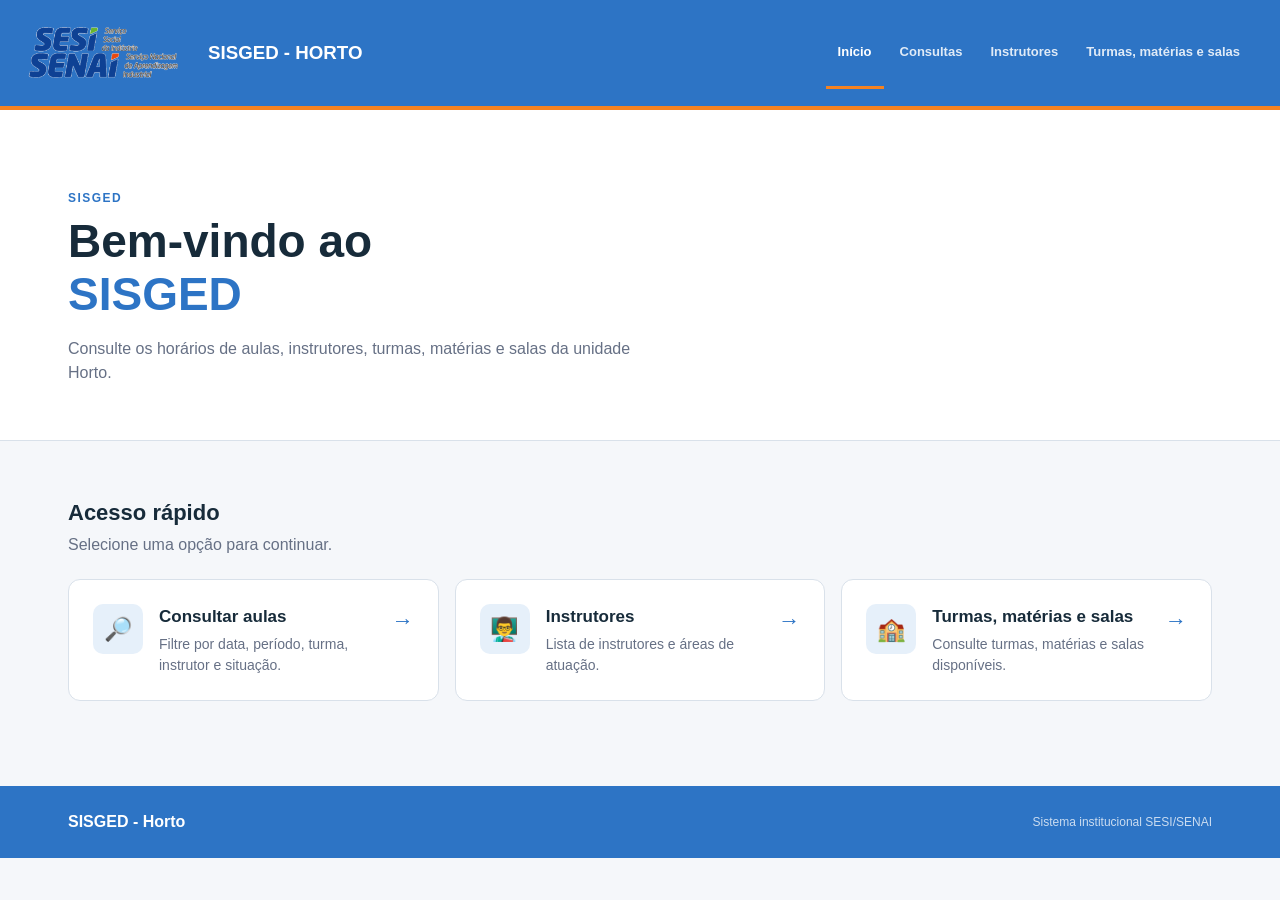
<file: SISGED_HTML_CSS/index.html>
<!DOCTYPE html>
<html lang="pt-BR">
<head>
<meta charset="UTF-8">
<meta name="viewport" content="width=device-width, initial-scale=1.0">
<title>Início | SISGED</title>
<link rel="stylesheet" href="css/style.css">
</head>
<body>
<header class="header">
  <div class="header-container">
    <a href="index.html" class="logo-area" aria-label="SISGED - Página inicial">
      <img src="img/logo.png" alt="SESI e SENAI" class="institution-logo">
      <h3 class="netindex">SISGED - HORTO</h3>
    </a>
    <input type="checkbox" id="menu-toggle" class="menu-toggle" aria-label="Abrir menu">
    <label for="menu-toggle" class="menu-button" aria-hidden="true">☰</label>
    <nav class="navigation" aria-label="Menu principal"><a href="index.html" class="active">Início</a><a href="consulta.html">Consultas</a><a href="instrutores.html">Instrutores</a><a href="informacoes.html">Turmas, matérias e salas</a></nav>
  </div>
</header>
<main>
<section class="hero"><div class="container"><span class="section-label">SISGED</span>
<h1>Bem-vindo ao<br><strong>SISGED</strong></h1>
<p>Consulte os horários de aulas, instrutores, turmas, matérias e salas da unidade Horto.</p></div></section>
<section class="quick-access"><div class="container">
<div class="section-heading"><h2>Acesso rápido</h2><p>Selecione uma opção para continuar.</p></div>
<div class="cards">
<a href="consulta.html" class="system-card"><div class="card-icon" aria-hidden="true">🔎</div><div class="card-content"><h3>Consultar aulas</h3><p>Filtre por data, período, turma, instrutor e situação.</p></div><span class="card-arrow" aria-hidden="true">→</span></a>
<a href="instrutores.html" class="system-card"><div class="card-icon" aria-hidden="true">👨‍🏫</div><div class="card-content"><h3>Instrutores</h3><p>Lista de instrutores e áreas de atuação.</p></div><span class="card-arrow" aria-hidden="true">→</span></a>
<a href="informacoes.html" class="system-card"><div class="card-icon" aria-hidden="true">🏫</div><div class="card-content"><h3>Turmas, matérias e salas</h3><p>Consulte turmas, matérias e salas disponíveis.</p></div><span class="card-arrow" aria-hidden="true">→</span></a>
</div></div></section>
</main>
<footer class="footer"><div class="container"><p>SISGED - Horto</p><span>Sistema institucional SESI/SENAI</span></div></footer>
</body>
</html>
</file>
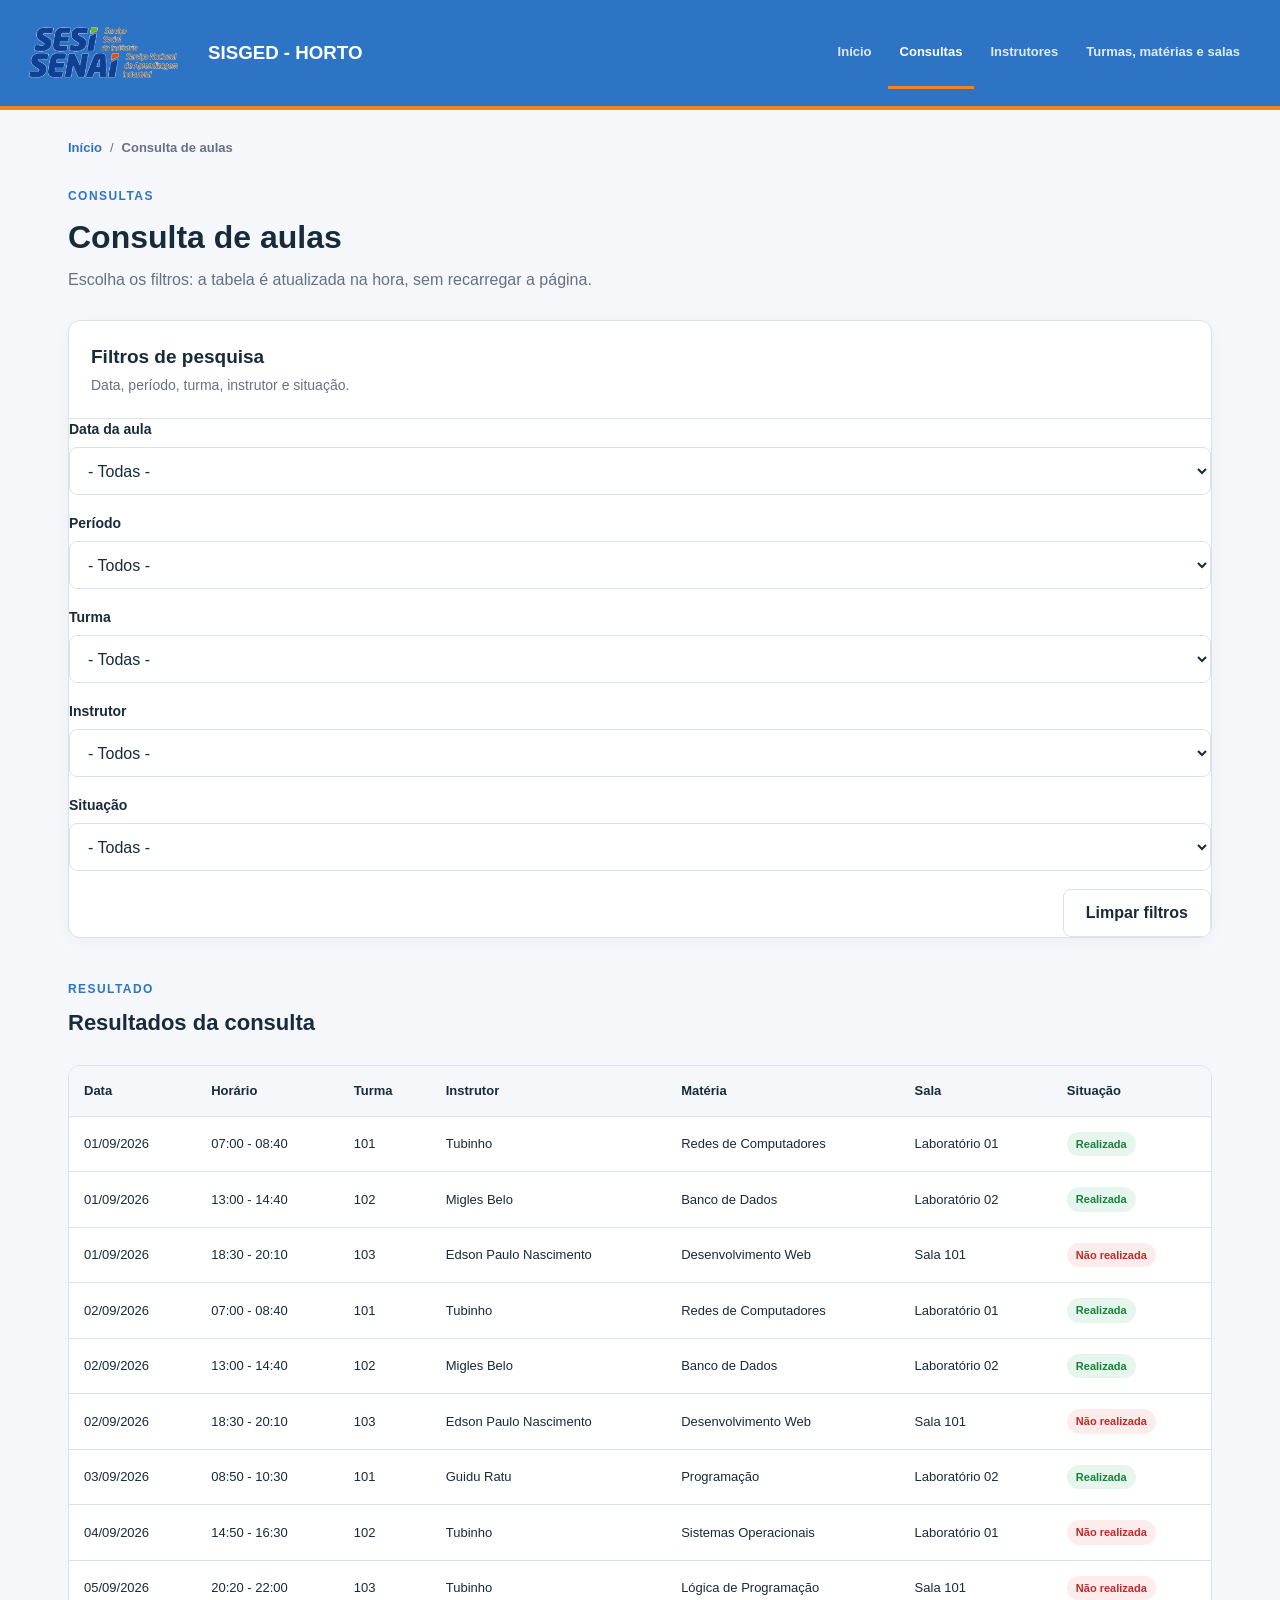
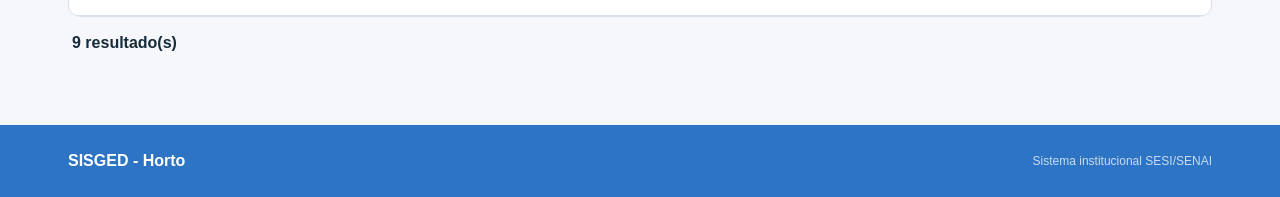
<file: SISGED_HTML_CSS/consulta.html>
<!DOCTYPE html>
<html lang="pt-BR">
<head>
<meta charset="UTF-8">
<meta name="viewport" content="width=device-width, initial-scale=1.0">
<title>Consulta de aulas | SISGED</title>
<link rel="stylesheet" href="css/style.css">
</head>
<body>
<header class="header">
  <div class="header-container">
    <a href="index.html" class="logo-area" aria-label="SISGED - Página inicial">
      <img src="img/logo.png" alt="SESI e SENAI" class="institution-logo">
      <h3 class="netindex">SISGED - HORTO</h3>
    </a>
    <input type="checkbox" id="menu-toggle" class="menu-toggle" aria-label="Abrir menu">
    <label for="menu-toggle" class="menu-button" aria-hidden="true">☰</label>
    <nav class="navigation" aria-label="Menu principal"><a href="index.html">Início</a><a href="consulta.html" class="active">Consultas</a><a href="instrutores.html">Instrutores</a><a href="informacoes.html">Turmas, matérias e salas</a></nav>
  </div>
</header>
<main class="page-main"><div class="container">
<nav class="breadcrumb"><a href="index.html">Início</a><span>/</span><strong>Consulta de aulas</strong></nav>
<div class="page-title"><span class="section-label">CONSULTAS</span><h1>Consulta de aulas</h1>
<p>Escolha os filtros: a tabela é atualizada na hora, sem recarregar a página.</p></div>
<section class="filter-card"><div class="card-header"><div><h2>Filtros de pesquisa</h2><p>Data, período, turma, instrutor e situação.</p></div></div>
<form aria-label="Filtros para consulta de aulas">
<div class="form-group"><label for="data">Data da aula</label><select id="data"><option value="">- Todas -</option><option value="2026-09-01">01/09/2026</option><option value="2026-09-02">02/09/2026</option><option value="2026-09-03">03/09/2026</option><option value="2026-09-04">04/09/2026</option><option value="2026-09-05">05/09/2026</option></select></div>
<div class="form-group"><label for="periodo">Período</label><select id="periodo"><option value="">- Todos -</option><option value="manha">Manhã</option><option value="tarde">Tarde</option><option value="noite">Noite</option></select></div>
<div class="form-group"><label for="turma">Turma</label><select id="turma"><option value="">- Todas -</option><option value="101">Turma 101 - Manhã</option><option value="102">Turma 102 - Tarde</option><option value="103">Turma 103 - Noite</option></select></div>
<div class="form-group"><label for="instrutor">Instrutor</label><select id="instrutor"><option value="">- Todos -</option><option value="1">Tubinho</option><option value="2">Guidu Ratu</option><option value="3">Migles Belo</option><option value="4">Edson Paulo Nascimento</option></select></div>
<div class="form-group"><label for="situacao">Situação</label><select id="situacao"><option value="">- Todas -</option><option value="realizada">Realizada</option><option value="nao_realizada">Não realizada</option></select></div>
<div class="form-actions"><button type="reset" class="button button-secondary">Limpar filtros</button></div>
</form></section>
<section class="results-section resultados"><div class="section-heading"><div><span class="section-label">RESULTADO</span><h2>Resultados da consulta</h2></div></div>
<div class="table-container"><table>
<thead><tr><th>Data</th><th>Horário</th><th>Turma</th><th>Instrutor</th><th>Matéria</th><th>Sala</th><th>Situação</th></tr></thead>
<tbody>
<tr data-data="2026-09-01" data-periodo="manha" data-turma="101" data-instrutor="1" data-situacao="realizada"><td>01/09/2026</td><td>07:00 - 08:40</td><td>101</td><td>Tubinho</td><td>Redes de Computadores</td><td>Laboratório 01</td><td><span class="badge badge-success">Realizada</span></td></tr>
<tr data-data="2026-09-01" data-periodo="tarde" data-turma="102" data-instrutor="3" data-situacao="realizada"><td>01/09/2026</td><td>13:00 - 14:40</td><td>102</td><td>Migles Belo</td><td>Banco de Dados</td><td>Laboratório 02</td><td><span class="badge badge-success">Realizada</span></td></tr>
<tr data-data="2026-09-01" data-periodo="noite" data-turma="103" data-instrutor="4" data-situacao="nao_realizada"><td>01/09/2026</td><td>18:30 - 20:10</td><td>103</td><td>Edson Paulo Nascimento</td><td>Desenvolvimento Web</td><td>Sala 101</td><td><span class="badge badge-danger">Não realizada</span></td></tr>
<tr data-data="2026-09-02" data-periodo="manha" data-turma="101" data-instrutor="1" data-situacao="realizada"><td>02/09/2026</td><td>07:00 - 08:40</td><td>101</td><td>Tubinho</td><td>Redes de Computadores</td><td>Laboratório 01</td><td><span class="badge badge-success">Realizada</span></td></tr>
<tr data-data="2026-09-02" data-periodo="tarde" data-turma="102" data-instrutor="3" data-situacao="realizada"><td>02/09/2026</td><td>13:00 - 14:40</td><td>102</td><td>Migles Belo</td><td>Banco de Dados</td><td>Laboratório 02</td><td><span class="badge badge-success">Realizada</span></td></tr>
<tr data-data="2026-09-02" data-periodo="noite" data-turma="103" data-instrutor="4" data-situacao="nao_realizada"><td>02/09/2026</td><td>18:30 - 20:10</td><td>103</td><td>Edson Paulo Nascimento</td><td>Desenvolvimento Web</td><td>Sala 101</td><td><span class="badge badge-danger">Não realizada</span></td></tr>
<tr data-data="2026-09-03" data-periodo="manha" data-turma="101" data-instrutor="2" data-situacao="realizada"><td>03/09/2026</td><td>08:50 - 10:30</td><td>101</td><td>Guidu Ratu</td><td>Programação</td><td>Laboratório 02</td><td><span class="badge badge-success">Realizada</span></td></tr>
<tr data-data="2026-09-04" data-periodo="tarde" data-turma="102" data-instrutor="1" data-situacao="nao_realizada"><td>04/09/2026</td><td>14:50 - 16:30</td><td>102</td><td>Tubinho</td><td>Sistemas Operacionais</td><td>Laboratório 01</td><td><span class="badge badge-danger">Não realizada</span></td></tr>
<tr data-data="2026-09-05" data-periodo="noite" data-turma="103" data-instrutor="1" data-situacao="nao_realizada"><td>05/09/2026</td><td>20:20 - 22:00</td><td>103</td><td>Tubinho</td><td>Lógica de Programação</td><td>Sala 101</td><td><span class="badge badge-danger">Não realizada</span></td></tr>
</tbody></table></div>
<p class="total-linhas" aria-live="polite"></p></section>
</div></main>
<footer class="footer"><div class="container"><p>SISGED - Horto</p><span>Sistema institucional SESI/SENAI</span></div></footer>
</body>
</html>
</file>
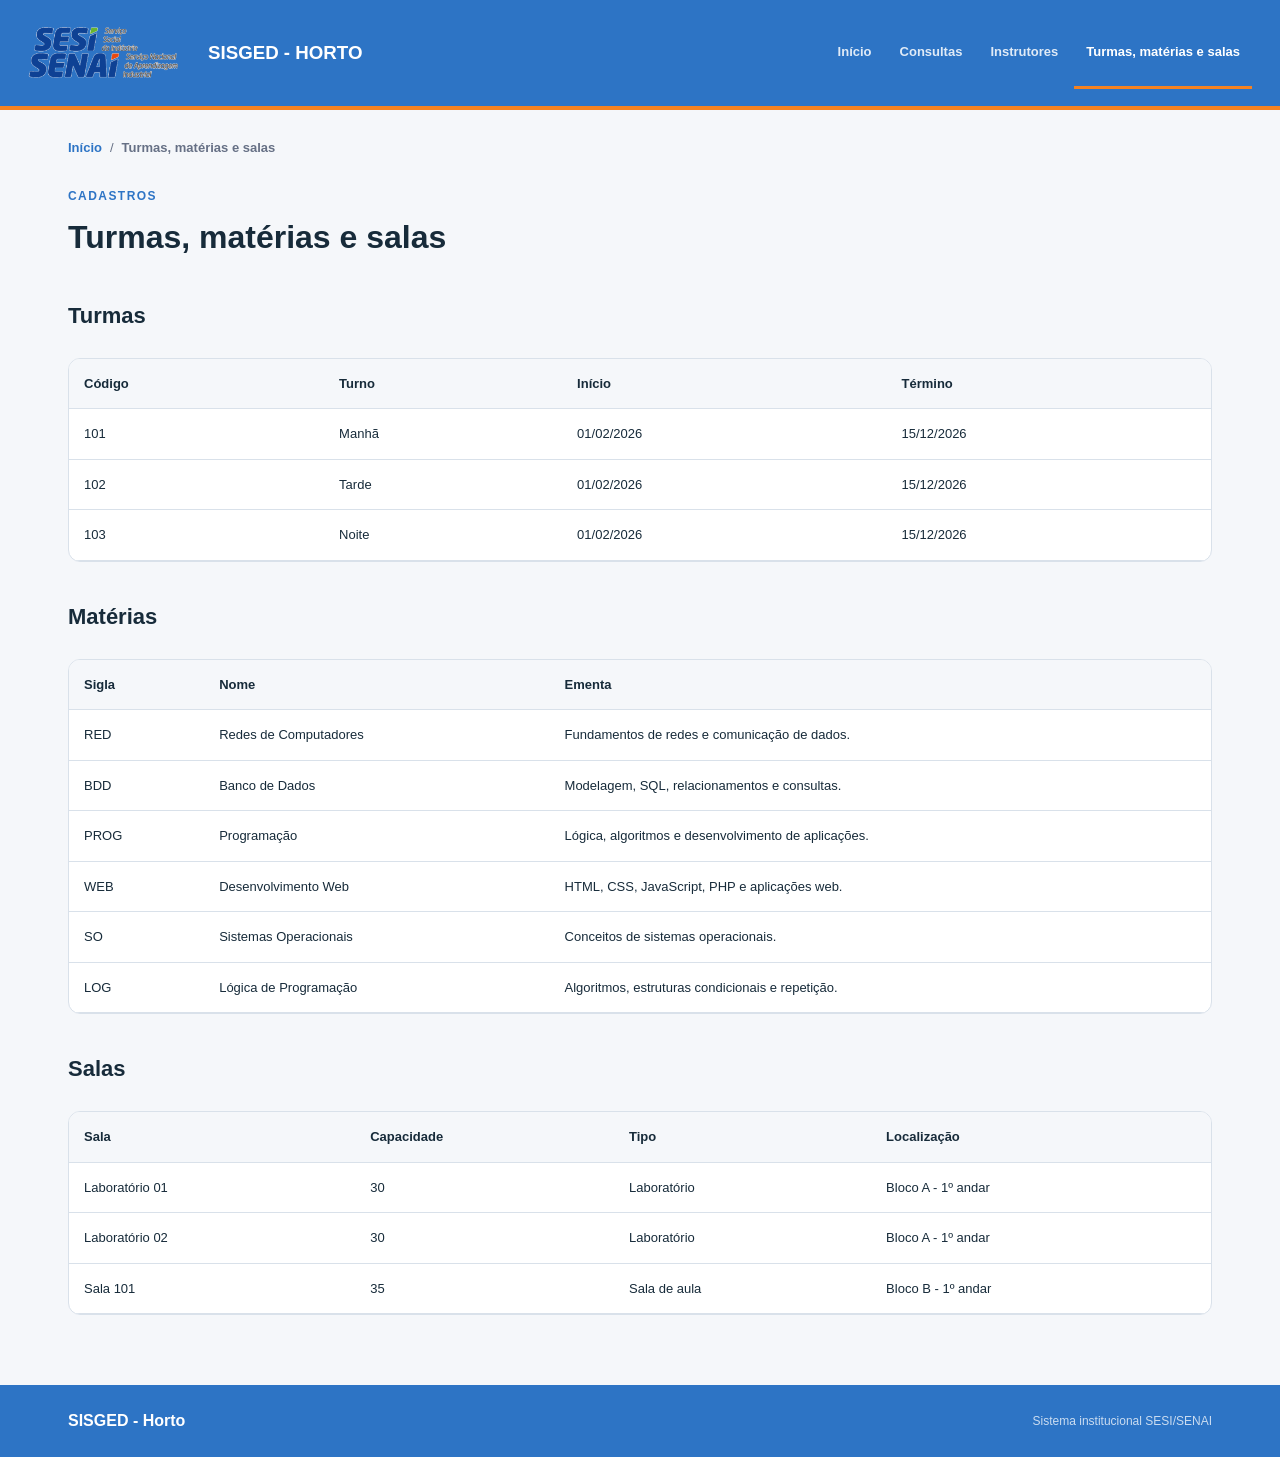
<file: SISGED_HTML_CSS/informacoes.html>
<!DOCTYPE html>
<html lang="pt-BR">
<head>
<meta charset="UTF-8">
<meta name="viewport" content="width=device-width, initial-scale=1.0">
<title>Turmas, matérias e salas | SISGED</title>
<link rel="stylesheet" href="css/style.css">
</head>
<body>
<header class="header">
  <div class="header-container">
    <a href="index.html" class="logo-area" aria-label="SISGED - Página inicial">
      <img src="img/logo.png" alt="SESI e SENAI" class="institution-logo">
      <h3 class="netindex">SISGED - HORTO</h3>
    </a>
    <input type="checkbox" id="menu-toggle" class="menu-toggle" aria-label="Abrir menu">
    <label for="menu-toggle" class="menu-button" aria-hidden="true">☰</label>
    <nav class="navigation" aria-label="Menu principal"><a href="index.html">Início</a><a href="consulta.html">Consultas</a><a href="instrutores.html">Instrutores</a><a href="informacoes.html" class="active">Turmas, matérias e salas</a></nav>
  </div>
</header>
<main class="page-main"><div class="container">
<nav class="breadcrumb"><a href="index.html">Início</a><span>/</span><strong>Turmas, matérias e salas</strong></nav>
<div class="page-title"><span class="section-label">CADASTROS</span><h1>Turmas, matérias e salas</h1></div>
<section class="results-section"><div class="section-heading"><h2>Turmas</h2></div><div class="table-container"><table><thead><tr><th>Código</th><th>Turno</th><th>Início</th><th>Término</th></tr></thead><tbody>
<tr><td>101</td><td>Manhã</td><td>01/02/2026</td><td>15/12/2026</td></tr>
<tr><td>102</td><td>Tarde</td><td>01/02/2026</td><td>15/12/2026</td></tr>
<tr><td>103</td><td>Noite</td><td>01/02/2026</td><td>15/12/2026</td></tr>
</tbody></table></div></section>
<section class="results-section"><div class="section-heading"><h2>Matérias</h2></div><div class="table-container"><table><thead><tr><th>Sigla</th><th>Nome</th><th>Ementa</th></tr></thead><tbody>
<tr><td>RED</td><td>Redes de Computadores</td><td>Fundamentos de redes e comunicação de dados.</td></tr>
<tr><td>BDD</td><td>Banco de Dados</td><td>Modelagem, SQL, relacionamentos e consultas.</td></tr>
<tr><td>PROG</td><td>Programação</td><td>Lógica, algoritmos e desenvolvimento de aplicações.</td></tr>
<tr><td>WEB</td><td>Desenvolvimento Web</td><td>HTML, CSS, JavaScript, PHP e aplicações web.</td></tr>
<tr><td>SO</td><td>Sistemas Operacionais</td><td>Conceitos de sistemas operacionais.</td></tr>
<tr><td>LOG</td><td>Lógica de Programação</td><td>Algoritmos, estruturas condicionais e repetição.</td></tr>
</tbody></table></div></section>
<section class="results-section"><div class="section-heading"><h2>Salas</h2></div><div class="table-container"><table><thead><tr><th>Sala</th><th>Capacidade</th><th>Tipo</th><th>Localização</th></tr></thead><tbody>
<tr><td>Laboratório 01</td><td>30</td><td>Laboratório</td><td>Bloco A - 1º andar</td></tr>
<tr><td>Laboratório 02</td><td>30</td><td>Laboratório</td><td>Bloco A - 1º andar</td></tr>
<tr><td>Sala 101</td><td>35</td><td>Sala de aula</td><td>Bloco B - 1º andar</td></tr>
</tbody></table></div></section>
</div></main>
<footer class="footer"><div class="container"><p>SISGED - Horto</p><span>Sistema institucional SESI/SENAI</span></div></footer>
</body>
</html>
</file>
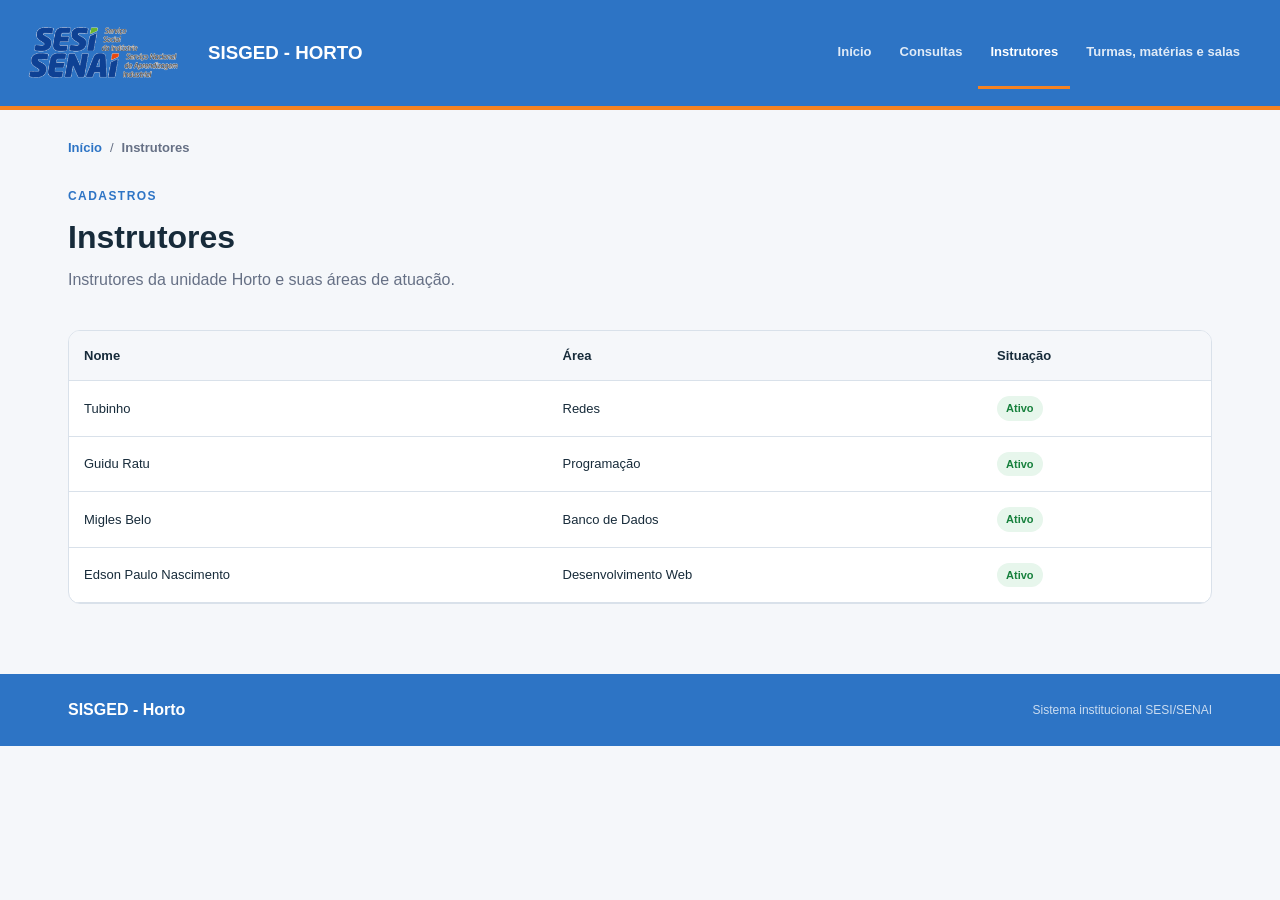
<file: SISGED_HTML_CSS/instrutores.html>
<!DOCTYPE html>
<html lang="pt-BR">
<head>
<meta charset="UTF-8">
<meta name="viewport" content="width=device-width, initial-scale=1.0">
<title>Instrutores | SISGED</title>
<link rel="stylesheet" href="css/style.css">
</head>
<body>
<header class="header">
  <div class="header-container">
    <a href="index.html" class="logo-area" aria-label="SISGED - Página inicial">
      <img src="img/logo.png" alt="SESI e SENAI" class="institution-logo">
      <h3 class="netindex">SISGED - HORTO</h3>
    </a>
    <input type="checkbox" id="menu-toggle" class="menu-toggle" aria-label="Abrir menu">
    <label for="menu-toggle" class="menu-button" aria-hidden="true">☰</label>
    <nav class="navigation" aria-label="Menu principal"><a href="index.html">Início</a><a href="consulta.html">Consultas</a><a href="instrutores.html" class="active">Instrutores</a><a href="informacoes.html">Turmas, matérias e salas</a></nav>
  </div>
</header>
<main class="page-main"><div class="container">
<nav class="breadcrumb"><a href="index.html">Início</a><span>/</span><strong>Instrutores</strong></nav>
<div class="page-title"><span class="section-label">CADASTROS</span><h1>Instrutores</h1><p>Instrutores da unidade Horto e suas áreas de atuação.</p></div>
<section class="results-section"><div class="table-container"><table><thead><tr><th>Nome</th><th>Área</th><th>Situação</th></tr></thead><tbody>
<tr><td>Tubinho</td><td>Redes</td><td><span class="badge badge-success">Ativo</span></td></tr>
<tr><td>Guidu Ratu</td><td>Programação</td><td><span class="badge badge-success">Ativo</span></td></tr>
<tr><td>Migles Belo</td><td>Banco de Dados</td><td><span class="badge badge-success">Ativo</span></td></tr>
<tr><td>Edson Paulo Nascimento</td><td>Desenvolvimento Web</td><td><span class="badge badge-success">Ativo</span></td></tr>
</tbody></table></div></section></div></main>
<footer class="footer"><div class="container"><p>SISGED - Horto</p><span>Sistema institucional SESI/SENAI</span></div></footer>
</body>
</html>
</file>
<file: SISGED_HTML_CSS/css/style.css>
* {
    margin: 0;
    padding: 0;
    box-sizing: border-box;
}

/* ========================================
   VARIÁVEIS
======================================== */

:root {

    --blue: #2d74c5;

    --blue-dark: #2d74c5;

    --blue-light: #E6F0FA;

    --orange: #F58220;

    --background: #F5F7FA;

    --white: #FFFFFF;

    --text: #172B3A;

    --text-light: #667085;

    --border: #D9E1EA;

    --success: #16803C;

    --danger: #C62828;

    --shadow:
        0 8px 30px rgba(0, 0, 0, 0.07);

    --radius: 12px;

}

/*BASE*/

html {
    scroll-behavior: smooth;
}

body {

    font-family:
        Inter,
        Arial,
        Helvetica,
        sans-serif;

    color: var(--text);

    background: var(--background);

    line-height: 1.5;

    min-height: 100vh;

}

a {
    color: inherit;
    text-decoration: none;
}

button,
input,
select {
    font: inherit;
}

/*CONTAINER*/

.container {

    width: 100%;

    max-width: 1200px;

    margin: 0 auto;

    padding-left: 20px;

    padding-right: 20px;

}

/* HEADER */

.header {
    height: 110px;
    background-color: #2d74c5;
    border-bottom: 4px solid #F58220;
}

.text-header {
    margin: 0;
    color: #FFFFFF;
    font-size: 24px;
    font-weight: 700;
}

.header-container {
    height: 100%;
    position: relative;
    display: flex;
    align-items: center;
    justify-content: center;
}

.logo-area {
    display: flex;
    align-items: center;
    gap: 15px
}

.institution-logo {
    position: absolute;
    border-radius: 4%;
    left: 28px;
    top: 50%;
    transform: translateY(-50%);
    width: 150px;
    height: auto;
}

.menu-button {

    background: transparent;

    color: var(--white);

    border: 0;

    font-size: 25px;

    cursor: pointer;

}

.navigation {

    display: none;
    margin-left: auto;
}

.netindex {
    color: #FFFFFF;
    align-items: center;
    margin: 0;
    margin-left: 180px;
    white-space: nowrap;
}

/* HERO */

.hero {

    background: var(--white);

    padding:
        55px 0 40px;

    border-bottom:
        1px solid var(--border);

}

.section-label {

    display: inline-block;

    color: var(--blue);

    font-size: 12px;

    font-weight: 800;

    letter-spacing: .12em;

    margin-bottom: 8px;

}

.hero h1 {

    font-size: 34px;

    line-height: 1.15;

    margin-bottom: 16px;

}

.hero h1 strong {

    color: var(--blue);

}

.hero p {

    color: var(--text-light);

    max-width: 600px;

}

/* ========================================
   SECTIONS
======================================== */

.quick-access {

    padding:
        40px 0 70px;

}

.section-heading {

    margin-bottom: 22px;

}

.section-heading h2 {

    font-size: 22px;

    margin-bottom: 4px;

}

.section-heading p {

    color: var(--text-light);

}

/* ========================================
   CARDS
======================================== */

.cards {

    display: grid;

    grid-template-columns: 1fr;

    gap: 16px;

}

.system-card {

    position: relative;

    background: var(--white);

    border:
        1px solid var(--border);

    border-radius: var(--radius);

    padding: 24px;

    display: flex;

    align-items: flex-start;

    gap: 16px;

    transition:
        transform .2s ease,
        box-shadow .2s ease,
        border-color .2s ease;

}

.system-card:hover {

    transform:
        translateY(-3px);

    box-shadow:
        var(--shadow);

    border-color:
        var(--blue);

}

.system-card:focus-visible {

    outline:
        3px solid var(--orange);

    outline-offset: 3px;

}

.card-icon {

    width: 50px;

    height: 50px;

    flex-shrink: 0;

    display: flex;

    align-items: center;

    justify-content: center;

    background:
        var(--blue-light);

    border-radius: 10px;

    font-size: 23px;

}

.card-content {

    flex: 1;

}

.card-content h3 {

    margin-bottom: 5px;

    font-size: 17px;

}

.card-content p {

    color: var(--text-light);

    font-size: 14px;

}

.card-arrow {

    color: var(--blue);

    font-size: 22px;

    font-weight: bold;

}

/*LOGIN*/

.login-page {

    background:
        var(--background);

}

.login-main {

    min-height:
        calc(100vh - 72px - 80px);

    display: flex;

    align-items: center;

    justify-content: center;

    padding: 40px 20px;

}

.login-card {

    width: 100%;

    max-width: 440px;

    background: var(--white);

    border:
        1px solid var(--border);

    border-radius:
        16px;

    padding: 30px;

    box-shadow:
        var(--shadow);

}

.login-header {

    text-align: center;

    margin-bottom: 28px;

}

.login-icon {

    width: 56px;

    height: 56px;

    display: flex;

    align-items: center;

    justify-content: center;

    margin: 0 auto 18px;

    border-radius: 50%;

    background:
        var(--blue-light);

    font-size: 24px;

}

.login-header h1 {

    font-size: 28px;

    margin-bottom: 8px;

}

.login-header p {

    color: var(--text-light);

    font-size: 14px;

}

/*FORMULÁRIOS*/

.form-group {

    display: flex;

    flex-direction: column;

    gap: 7px;

    margin-bottom: 18px;

}

.form-group label {

    font-size: 14px;

    font-weight: 700;

}

input,
select {

    width: 100%;

    min-height: 48px;

    border:
        1px solid var(--border);

    border-radius:
        8px;

    padding:
        0 14px;

    background:
        var(--white);

    color:
        var(--text);

    outline: none;

    transition:
        border-color .2s ease,
        box-shadow .2s ease;

}

input:focus,
select:focus {

    border-color:
        var(--blue);

    box-shadow:
        0 0 0 3px var(--blue-light);

}

input::placeholder {

    color:
        #98A2B3;

}

/*BOTÕES*/

.button {

    min-height: 48px;

    padding:
        0 22px;

    border-radius:
        8px;

    border: 0;

    display: inline-flex;

    align-items: center;

    justify-content: center;

    font-weight: 700;

    cursor: pointer;

    transition:
        background .2s ease,
        transform .2s ease;

}

.button:hover {

    transform:
        translateY(-1px);

}

.button:focus-visible {

    outline:
        3px solid var(--orange);

    outline-offset:
        2px;

}

.button-primary {

    background:
        var(--blue);

    color:
        var(--white);

}

.button-primary:hover {

    background:
        var(--blue-dark);

}

.button-secondary {

    background:
        var(--white);

    color:
        var(--text);

    border:
        1px solid var(--border);

}

.button-secondary:hover {

    background:
        var(--background);

}

.login-form .button {

    width: 100%;

}

/*MENSAGENS*/

.form-message {

    padding:
        12px 14px;

    border-radius:
        8px;

    font-size:
        13px;

    margin-bottom:
        18px;

}

.form-message.success {

    background: #E7F6EC;

    color: var(--success, #067647);

}

.form-message.error {

    color:
        var(--danger);

    background:
        #FDECEC;

    border:
        1px solid #F3B5B5;

}

/*PÁGINAS INTERNAS*/

.page-main {

    padding:
        28px 0 70px;

}

.breadcrumb {

    display:
        flex;

    flex-wrap:
        wrap;

    gap:
        8px;

    margin-bottom:
        25px;

    font-size:
        13px;

    color:
        var(--text-light);

}

.breadcrumb a {

    color:
        var(--blue);

    font-weight:
        600;

}

.page-title {

    margin-bottom:
        28px;

}

.page-title h1 {

    font-size:
        32px;

    margin-bottom:
        7px;

}

.page-title p {

    color:
        var(--text-light);

}

/*FILTROS*/

.filter-card {

    background:
        var(--white);

    border:
        1px solid var(--border);

    border-radius:
        var(--radius);

    box-shadow:
        0 4px 18px rgba(0,0,0,.04);

    overflow:
        hidden;

}

.card-header {

    padding:
        22px;

    border-bottom:
        1px solid var(--border);

}

.card-header h2 {

    font-size:
        19px;

    margin-bottom:
        4px;

}

.card-header p {

    color:
        var(--text-light);

    font-size:
        14px;

}

.filter-form {

    padding:
        22px;

}

.checkbox-group {

    display:
        flex;

    align-items:
        center;

    gap:
        9px;

    margin:
        5px 0 22px;

}

.checkbox-group input {

    width:
        18px;

    min-height:
        18px;

}

.checkbox-group label {

    font-size:
        14px;

}

.form-actions {

    display:
        flex;

    flex-direction:
        column;

    gap:
        10px;

}

.form-actions .button {

    width:
        100%;

}

/*RESULTADOS*/

.results-section {

    margin-top:
        38px;

}

.results-section .section-heading {

    display:
        flex;

    align-items:
        flex-end;

    justify-content:
        space-between;

    gap:
        15px;

}

.result-count {

    background:
        var(--blue-light);

    color:
        var(--blue-dark);

    padding:
        5px 10px;

    border-radius:
        20px;

    font-size:
        12px;

    font-weight:
        700;

}

.table-container {

    width:
        100%;

    overflow-x:
        auto;

    background:
        var(--white);

    border:
        1px solid var(--border);

    border-radius:
        var(--radius);

}

table {

    width:
        100%;

    min-width:
        750px;

    border-collapse:
        collapse;

}

th,td {

    padding:
        15px;

    text-align:
        left;

    border-bottom:
        1px solid var(--border);

    font-size:
        13px;

}

th {

    background:
        var(--background);

    color:
        var(--text);

    font-weight:
        800;

}

tbody tr:hover {

    background:
        #FAFBFC;

}

.badge {

    display:
        inline-flex;

    padding:
        4px 9px;

    border-radius:
        20px;

    font-size:
        11px;

    font-weight:
        700;

}

.badge-success {

    background:
        #E7F6EC;

    color:
        var(--success);

}

.badge-danger {

    background: #FDECEC;

    color: var(--danger, #B42318);

}

/*FOOTER*/

.footer {

    background:
        var(--blue-dark);

    color:
        var(--white);

    padding:
        24px 0;

}

.footer .container {

    display:
        flex;

    flex-direction:
        column;

    gap:
        5px;

}

.footer p {

    font-weight:
        700;

}

.footer span {

    font-size:
        12px;

    opacity:
        .75;

}

/* TABLET*/

@media (min-width: 600px) {

    .container {

        padding-left:
            28px;

        padding-right:
            28px;

    }

    .cards {

        grid-template-columns:
            repeat(2, 1fr);

    }

    .form-actions {

        flex-direction:
            row;

        justify-content:
            flex-end;

    }

    .form-actions .button {

        width:
            auto;

    }

}

/*DESKTOP*/

@media (min-width: 900px) {

    .header-container {

        padding:
            0 28px;

    }

    .menu-button {

        display:
            none;

    }

    .navigation {

        display:
            flex;

        align-items:
            center;

        gap:
            4px;

    }

    .navigation a {

        padding:
            25px 12px;

        font-size:
            13px;

        font-weight:
            600;

        color:
            rgba(255,255,255,.85);

        border-bottom:
            3px solid transparent;

        transition:
            .2s ease;
    }

    .navigation a:hover,
    .navigation a.active {

        color:
            var(--white);

        border-bottom-color:
            var(--orange);
    }

    .hero {
        padding:
            75px 0 55px;
    }

    .hero h1 {
        font-size:
            46px;
    }

    .quick-access {
        padding:
            55px 0 85px;
    }

    .cards {
        grid-template-columns:
            repeat(3, 1fr);
    }

    .filter-form {

        display:
            grid;

        grid-template-columns:
            repeat(2, 1fr);
        column-gap:
            20px;
    }

    .checkbox-group {

        grid-column:
            1 / -1;
    }

    .form-actions {
        grid-column:
            1 / -1;
    }

    .footer .container {

        flex-direction:
            row;

        align-items:
            center;

        justify-content:
            space-between;
    }
}

.password-field {
    position: relative;
}

.password-field > input {
    padding-right: 52px;
}

.password-toggle {
    position: absolute;
    right: 10px;
    bottom: 6px;
    width: 38px;
    height: 36px;
    border: 0;
    background: transparent;
    cursor: pointer;
    border-radius: 6px;
}

.password-toggle:hover {
    background: var(--blue-light);
}

.person-fields {
    display: block;
}

.button-danger {
    background: var(--danger);
    color: var(--white);
    margin-left: 6px;
}

.button-danger:hover {
    background: #9e1f1f;
}

.form-message.success {
    color: var(--success);
    background: #E7F6EC;
    border: 1px solid #b8dfc5;
}

/* ===== Versão somente HTML + CSS ===== */

/* Menu mobile sem JavaScript (checkbox + label) */
.menu-toggle { position: absolute; opacity: 0; pointer-events: none; }
label.menu-button { cursor: pointer; margin-left: auto; padding: 0 16px; }
.menu-toggle:checked ~ .navigation {
    display: flex; flex-direction: column;
    position: absolute; top: 100%; left: 0; right: 0;
    background: #2d74c5; padding: 8px 0; z-index: 50;
}
.menu-toggle:checked ~ .navigation a { padding: 12px 24px; color: #fff; }
@media (min-width: 900px) { label.menu-button { display: none; } }

/* Filtros da consulta feitos só com CSS (:has) */
.resultados { counter-reset: aulas; }
.resultados tbody tr { counter-increment: aulas; }
.total-linhas { padding: 14px 4px 0; font-weight: 700; }
.total-linhas::before { content: counter(aulas) " resultado(s)"; }

main:has(#periodo option[value="manha"]:checked)  tbody tr:not([data-periodo="manha"]),
main:has(#periodo option[value="tarde"]:checked)  tbody tr:not([data-periodo="tarde"]),
main:has(#periodo option[value="noite"]:checked)  tbody tr:not([data-periodo="noite"]),
main:has(#situacao option[value="realizada"]:checked)     tbody tr:not([data-situacao="realizada"]),
main:has(#situacao option[value="nao_realizada"]:checked) tbody tr:not([data-situacao="nao_realizada"]),
main:has(#turma option[value="101"]:checked) tbody tr:not([data-turma="101"]),
main:has(#turma option[value="102"]:checked) tbody tr:not([data-turma="102"]),
main:has(#turma option[value="103"]:checked) tbody tr:not([data-turma="103"]),
main:has(#instrutor option[value="1"]:checked) tbody tr:not([data-instrutor="1"]),
main:has(#instrutor option[value="2"]:checked) tbody tr:not([data-instrutor="2"]),
main:has(#instrutor option[value="3"]:checked) tbody tr:not([data-instrutor="3"]),
main:has(#instrutor option[value="4"]:checked) tbody tr:not([data-instrutor="4"]),
main:has(#data option[value="2026-09-01"]:checked) tbody tr:not([data-data="2026-09-01"]),
main:has(#data option[value="2026-09-02"]:checked) tbody tr:not([data-data="2026-09-02"]),
main:has(#data option[value="2026-09-03"]:checked) tbody tr:not([data-data="2026-09-03"]),
main:has(#data option[value="2026-09-04"]:checked) tbody tr:not([data-data="2026-09-04"]),
main:has(#data option[value="2026-09-05"]:checked) tbody tr:not([data-data="2026-09-05"]) {
    display: none;
}
.sem-resultado { display: none; text-align: center; padding: 20px; }
.resultados:has(tbody tr:not([style])) { }
.info-grid { display: grid; gap: 24px; grid-template-columns: repeat(auto-fit, minmax(320px, 1fr)); }
</file>
